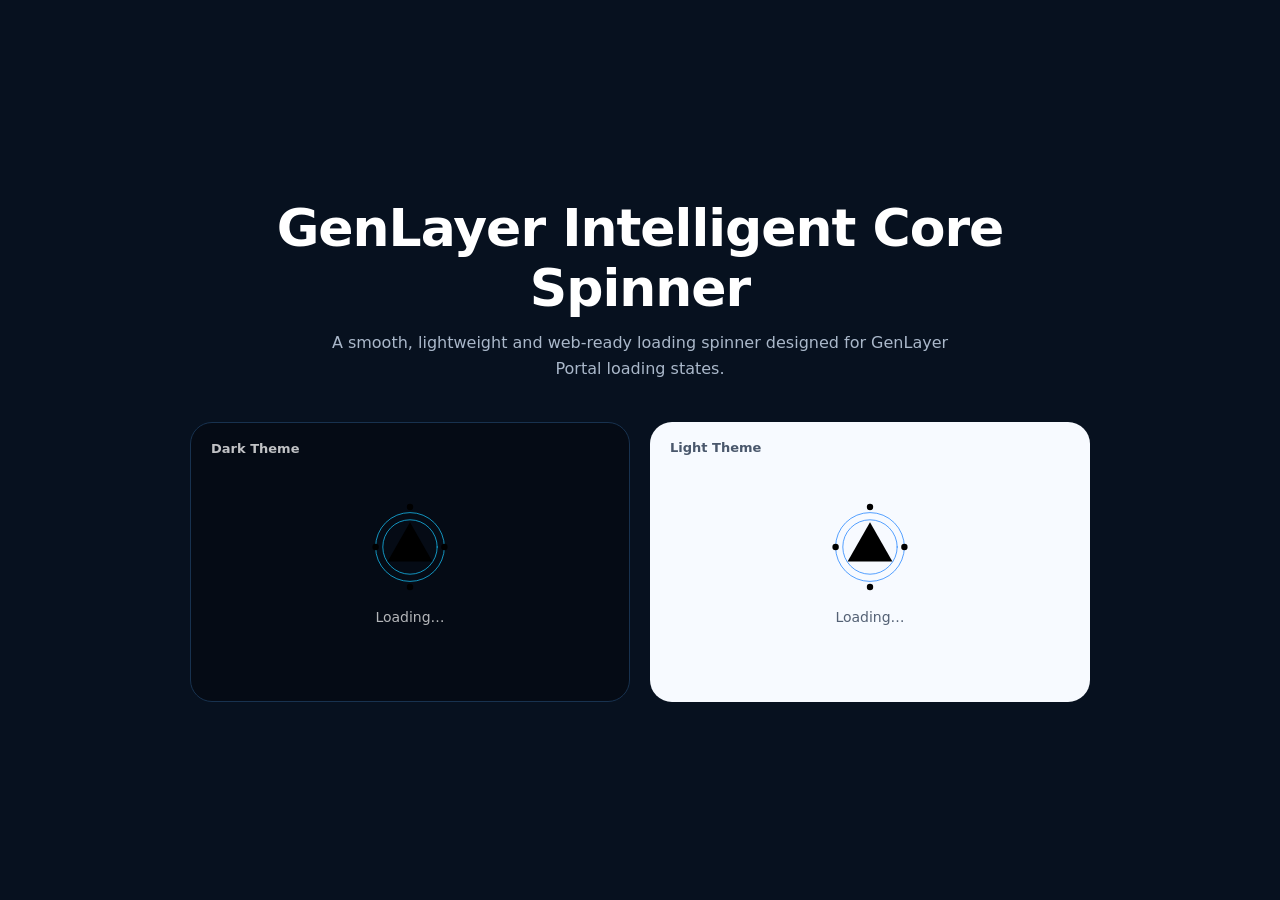
<file: index.html>
<!DOCTYPE html>
<html lang="en">
<head>
  <meta charset="UTF-8">
  <meta name="viewport" content="width=device-width, initial-scale=1.0">
  <meta name="theme-color" content="#07111f">
  <title>GenLayer Intelligent Core Spinner</title>

  <link rel="stylesheet" href="src/spinner.css">

  <style>
    * {
      box-sizing: border-box;
    }

    body {
      margin: 0;
      min-height: 100vh;
      font-family: Inter, system-ui, -apple-system, BlinkMacSystemFont, "Segoe UI", sans-serif;
      background: #07111f;
      color: #ffffff;
      display: grid;
      place-items: center;
      padding: 24px;
    }

    .demo {
      width: min(900px, 100%);
      text-align: center;
    }

    h1 {
      font-size: clamp(30px, 6vw, 52px);
      margin: 0 0 12px;
      letter-spacing: -1px;
    }

    .subtitle {
      color: #aab8ca;
      margin: 0 auto 40px;
      max-width: 650px;
      line-height: 1.6;
    }

    .cards {
      display: grid;
      grid-template-columns: repeat(2, 1fr);
      gap: 20px;
    }

    .card {
      min-height: 280px;
      border-radius: 22px;
      display: grid;
      place-items: center;
      position: relative;
      overflow: hidden;
    }

    .dark-card {
      background: #050b15;
      border: 1px solid #18324f;
    }

    .light-card {
      background: #f7faff;
      color: #10213b;
    }

    .label {
      position: absolute;
      top: 18px;
      left: 20px;
      font-size: 13px;
      font-weight: 700;
      opacity: .75;
    }

    .loader {
      display: grid;
      place-items: center;
      gap: 14px;
    }

    .large-spinner {
      width: 96px;
      height: 96px;
    }

    .loading-text {
      font-size: 14px;
      opacity: .7;
    }

    @media (max-width: 650px) {
      .cards {
        grid-template-columns: 1fr;
      }

      .card {
        min-height: 240px;
      }
    }
  </style>
</head>

<body>

  <main class="demo">

    <h1>GenLayer Intelligent Core Spinner</h1>

    <p class="subtitle">
      A smooth, lightweight and web-ready loading spinner designed
      for GenLayer Portal loading states.
    </p>

    <div class="cards">

      <!-- Dark Theme -->
      <section class="card dark-card">
        <span class="label">Dark Theme</span>

        <div class="loader">

          <svg
            class="gl-spinner gl-spinner--dark large-spinner"
            viewBox="0 0 120 120"
            role="img"
            aria-label="Loading"
          >

            <defs>
              <linearGradient id="darkGradient" x1="0%" y1="0%" x2="100%" y2="100%">
                <stop offset="0%" stop-color="#18B6FF"/>
                <stop offset="55%" stop-color="#4D7CFF"/>
                <stop offset="100%" stop-color="#8B5CF6"/>
              </linearGradient>
            </defs>

            <circle
              class="gl-orbit gl-orbit-1"
              cx="60"
              cy="60"
              r="43"
            />

            <circle
              class="gl-orbit gl-orbit-2"
              cx="60"
              cy="60"
              r="34"
            />

            <g class="gl-nodes">
              <circle cx="60" cy="10" r="4"/>
              <circle cx="103" cy="60" r="4"/>
              <circle cx="60" cy="110" r="4"/>
              <circle cx="17" cy="60" r="4"/>
            </g>

            <g class="gl-core">
              <path d="M60 29 L88 78 H32 Z"/>
              <path d="M60 45 L69 62 H51 Z"/>
            </g>

          </svg>

          <span class="loading-text">Loading…</span>

        </div>
      </section>


      <!-- Light Theme -->
      <section class="card light-card">
        <span class="label">Light Theme</span>

        <div class="loader">

          <svg
            class="gl-spinner gl-spinner--light large-spinner"
            viewBox="0 0 120 120"
            role="img"
            aria-label="Loading"
          >

            <defs>
              <linearGradient id="lightGradient" x1="0%" y1="0%" x2="100%" y2="100%">
                <stop offset="0%" stop-color="#147CFF"/>
                <stop offset="55%" stop-color="#4D7CFF"/>
                <stop offset="100%" stop-color="#7C3AED"/>
              </linearGradient>
            </defs>

            <circle
              class="gl-orbit gl-orbit-1"
              cx="60"
              cy="60"
              r="43"
            />

            <circle
              class="gl-orbit gl-orbit-2"
              cx="60"
              cy="60"
              r="34"
            />

            <g class="gl-nodes">
              <circle cx="60" cy="10" r="4"/>
              <circle cx="103" cy="60" r="4"/>
              <circle cx="60" cy="110" r="4"/>
              <circle cx="17" cy="60" r="4"/>
            </g>

            <g class="gl-core">
              <path d="M60 29 L88 78 H32 Z"/>
              <path d="M60 45 L69 62 H51 Z"/>
            </g>

          </svg>

          <span class="loading-text">Loading…</span>

        </div>
      </section>

    </div>

  </main>

</body>
</html>
</file>
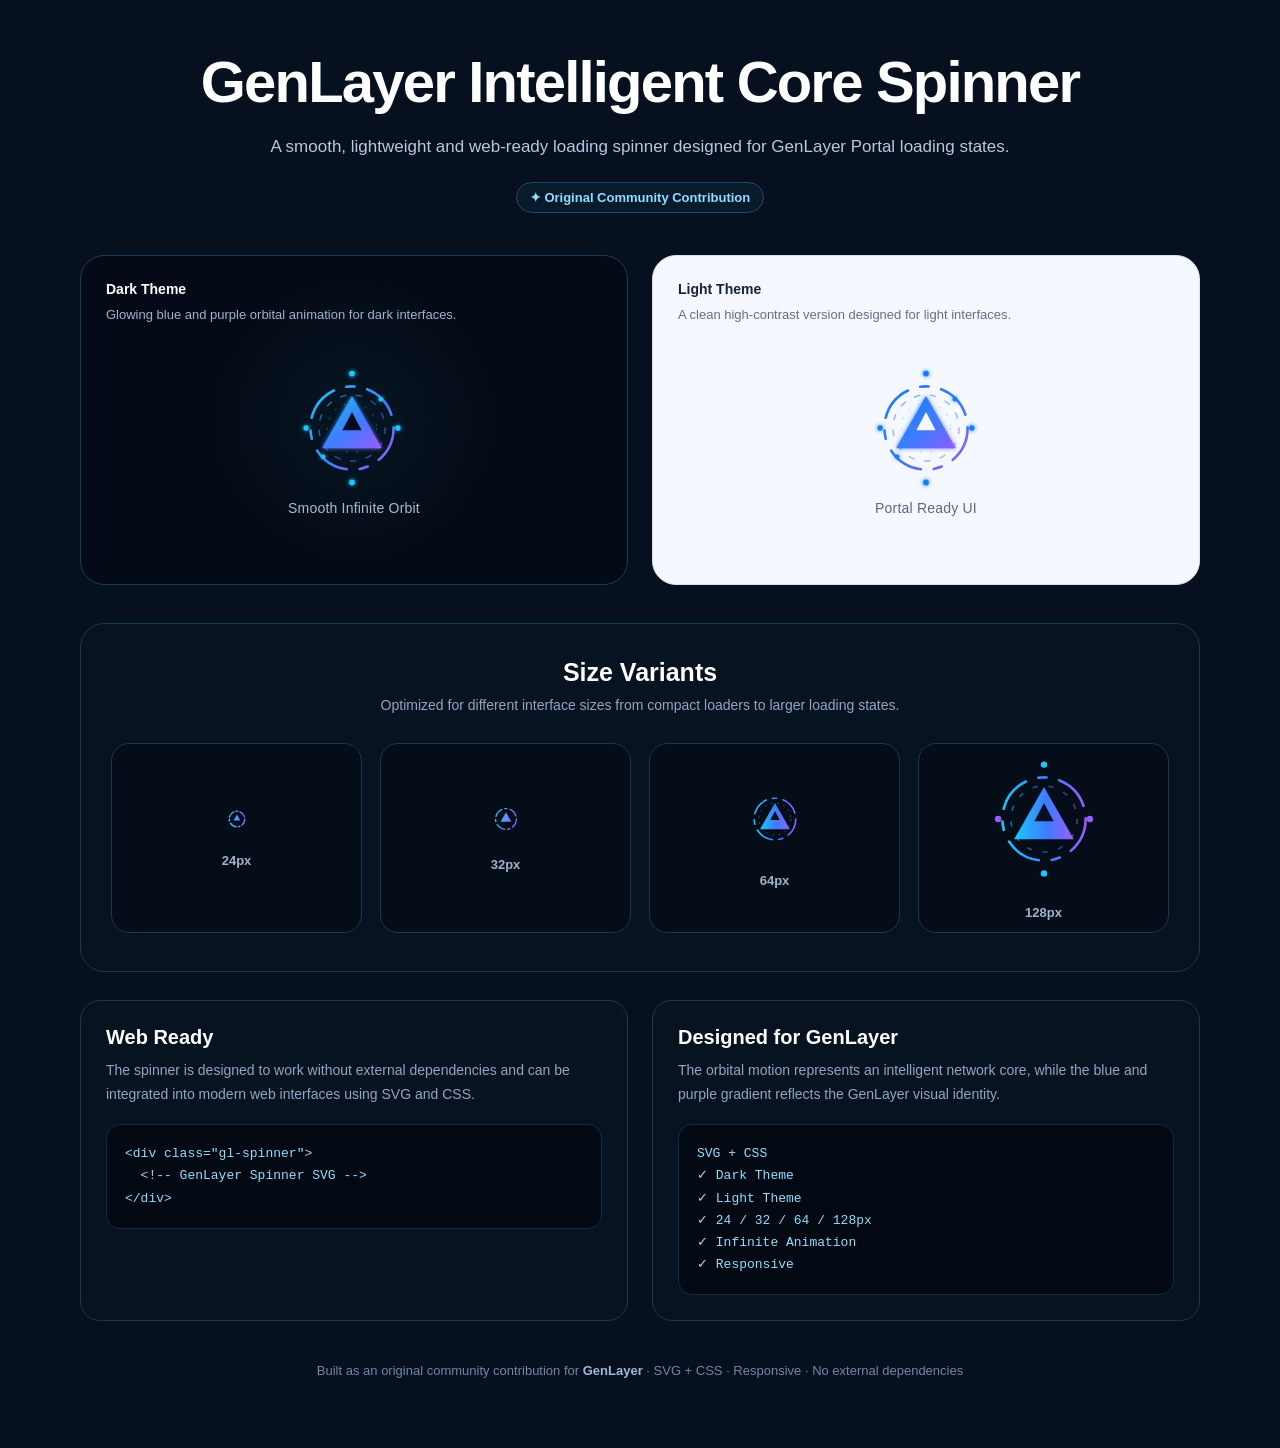
<file: demo/index.html>
<!DOCTYPE html>
<html lang="en">
<head>
  <meta charset="UTF-8">
  <meta name="viewport" content="width=device-width, initial-scale=1.0">

  <title>GenLayer Intelligent Core Spinner</title>

  <meta
    name="description"
    content="A smooth, lightweight and web-ready GenLayer loading spinner with dark, light and multiple size variants."
  >

  <link rel="stylesheet" href="../src/spinner.css">

  <style>
    :root {
      --bg: #06101f;
      --card: #050b16;
      --card-border: #193a5b;
      --text: #ffffff;
      --muted: #9fb3cf;
      --blue: #18c8ff;
      --purple: #9b5cff;
    }

    * {
      box-sizing: border-box;
    }

    body {
      margin: 0;
      min-height: 100vh;
      background: var(--bg);
      color: var(--text);
      font-family:
        Inter,
        -apple-system,
        BlinkMacSystemFont,
        "Segoe UI",
        Roboto,
        Arial,
        sans-serif;
    }

    .page {
      width: min(1120px, calc(100% - 40px));
      margin: 0 auto;
      padding: 52px 0 70px;
    }

    /* Header */

    .hero {
      text-align: center;
      margin-bottom: 42px;
    }

    .hero h1 {
      margin: 0;
      font-size: clamp(36px, 5vw, 58px);
      line-height: 1.05;
      font-weight: 800;
      letter-spacing: -1.8px;
    }

    .hero p {
      max-width: 760px;
      margin: 20px auto 0;
      color: #b6c8df;
      font-size: 17px;
      line-height: 1.7;
    }

    .badge {
      display: inline-flex;
      align-items: center;
      gap: 8px;
      margin-top: 20px;
      padding: 7px 13px;
      border: 1px solid #21486d;
      border-radius: 999px;
      color: #8edfff;
      background: rgba(24, 200, 255, 0.06);
      font-size: 13px;
      font-weight: 600;
    }

    /* Main themes */

    .themes {
      display: grid;
      grid-template-columns: repeat(2, minmax(0, 1fr));
      gap: 24px;
    }

    .theme-card {
      min-height: 330px;
      padding: 25px;
      border-radius: 24px;
      border: 1px solid var(--card-border);
      display: flex;
      flex-direction: column;
    }

    .theme-card.dark {
      background:
        radial-gradient(
          circle at 50% 50%,
          rgba(24, 200, 255, 0.06),
          transparent 45%
        ),
        var(--card);
    }

    .theme-card.light {
      background: #f5f8ff;
      color: #14233a;
      border-color: #d8e1ef;
    }

    .theme-title {
      font-size: 14px;
      font-weight: 700;
      margin-bottom: 10px;
    }

    .theme-description {
      font-size: 13px;
      color: var(--muted);
      margin: 0;
    }

    .light .theme-description {
      color: #60708a;
    }

    .spinner-stage {
      flex: 1;
      min-height: 220px;
      display: flex;
      align-items: center;
      justify-content: center;
    }

    .loading-label {
      text-align: center;
      margin-top: 8px;
      color: #aabbd0;
      font-size: 14px;
      letter-spacing: 0.2px;
    }

    .light .loading-label {
      color: #596b83;
    }

    /* Size variants */

    .variants {
      margin-top: 38px;
      padding: 34px 30px 38px;
      border: 1px solid #183754;
      border-radius: 24px;
      background: #071321;
    }

    .section-title {
      text-align: center;
      margin: 0;
      font-size: 25px;
      font-weight: 750;
    }

    .section-description {
      text-align: center;
      margin: 10px auto 30px;
      color: #91a7c1;
      font-size: 14px;
    }

    .variant-grid {
      display: grid;
      grid-template-columns: repeat(4, 1fr);
      gap: 18px;
    }

    .variant {
      min-height: 190px;
      border-radius: 18px;
      border: 1px solid #183754;
      background: #050d18;
      display: flex;
      flex-direction: column;
      align-items: center;
      justify-content: center;
      gap: 22px;
      transition: transform 0.2s ease, border-color 0.2s ease;
    }

    .variant:hover {
      transform: translateY(-3px);
      border-color: #28618d;
    }

    .variant-name {
      color: #9fb3cc;
      font-size: 13px;
      font-weight: 600;
    }

    /* Integration */

    .integration {
      margin-top: 28px;
      display: grid;
      grid-template-columns: 1fr 1fr;
      gap: 24px;
    }

    .info-card {
      border: 1px solid #183754;
      border-radius: 20px;
      background: #071321;
      padding: 25px;
    }

    .info-card h2 {
      margin: 0 0 10px;
      font-size: 20px;
    }

    .info-card p {
      margin: 0;
      color: #91a7c1;
      font-size: 14px;
      line-height: 1.7;
    }

    .code-box {
      margin-top: 18px;
      padding: 18px;
      border-radius: 14px;
      background: #030913;
      border: 1px solid #142b42;
      overflow-x: auto;
    }

    .code-box code {
      color: #8edfff;
      font-family: Consolas, Monaco, monospace;
      font-size: 13px;
      line-height: 1.7;
      white-space: pre;
    }

    /* Footer */

    footer {
      text-align: center;
      margin-top: 42px;
      color: #7188a5;
      font-size: 13px;
    }

    footer strong {
      color: #9fb9d6;
    }

    /* Responsive */

    @media (max-width: 800px) {
      .themes,
      .integration {
        grid-template-columns: 1fr;
      }

      .variant-grid {
        grid-template-columns: repeat(2, 1fr);
      }

      .page {
        width: min(100% - 24px, 700px);
        padding-top: 35px;
      }
    }

    @media (max-width: 480px) {
      .hero h1 {
        font-size: 34px;
      }

      .hero p {
        font-size: 15px;
      }

      .theme-card {
        min-height: 290px;
      }

      .variant-grid {
        grid-template-columns: 1fr 1fr;
        gap: 10px;
      }

      .variants {
        padding: 25px 15px;
      }
    }
  </style>
</head>

<body>

  <main class="page">

    <!-- HERO -->

    <header class="hero">

      <h1>GenLayer Intelligent Core Spinner</h1>

      <p>
        A smooth, lightweight and web-ready loading spinner designed
        for GenLayer Portal loading states.
      </p>

      <div class="badge">
        ✦ Original Community Contribution
      </div>

    </header>


    <!-- DARK + LIGHT THEMES -->

    <section class="themes">

      <!-- DARK -->

      <article class="theme-card dark">

        <div class="theme-title">
          Dark Theme
        </div>

        <p class="theme-description">
          Glowing blue and purple orbital animation for dark interfaces.
        </p>

        <div class="spinner-stage">

          <div style="text-align:center;">

            <svg
              class="gl-spinner gl-spinner--dark"
              width="128"
              height="128"
              viewBox="0 0 120 120"
              role="img"
              aria-label="GenLayer dark theme loading spinner"
            >

              <defs>

                <linearGradient
                  id="darkGradient"
                  x1="0"
                  y1="0"
                  x2="1"
                  y2="1"
                >
                  <stop offset="0%" stop-color="#18C8FF"/>
                  <stop offset="55%" stop-color="#3E7BFF"/>
                  <stop offset="100%" stop-color="#9B5CFF"/>
                </linearGradient>

                <filter
                  id="darkGlow"
                  x="-80%"
                  y="-80%"
                  width="260%"
                  height="260%"
                >
                  <feGaussianBlur
                    stdDeviation="2.2"
                    result="blur"
                  />

                  <feMerge>
                    <feMergeNode in="blur"/>
                    <feMergeNode in="SourceGraphic"/>
                  </feMerge>

                </filter>

              </defs>


              <!-- Orbit -->

              <g
                class="gl-orbit-system"
                style="transform-origin:60px 60px;"
              >

                <circle
                  cx="60"
                  cy="60"
                  r="39"
                  fill="none"
                  stroke="url(#darkGradient)"
                  stroke-width="2.4"
                  stroke-linecap="round"
                  stroke-dasharray="34 12 8 12"
                  style="
                    animation: gl-orbit 1.8s linear infinite;
                    transform-origin:60px 60px;
                  "
                />

                <circle
                  cx="60"
                  cy="60"
                  r="31"
                  fill="none"
                  stroke="url(#darkGradient)"
                  stroke-width="1.4"
                  stroke-linecap="round"
                  stroke-dasharray="5 10"
                  opacity=".55"
                  style="
                    animation: gl-orbit-reverse 2.43s linear infinite;
                    transform-origin:60px 60px;
                  "
                />

                <circle
                  cx="60"
                  cy="60"
                  r="23"
                  fill="none"
                  stroke="#18C8FF"
                  stroke-width="1"
                  opacity=".35"
                  stroke-dasharray="2 8"
                />

              </g>


              <!-- Nodes -->

              <g
                fill="#18C8FF"
                filter="url(#darkGlow)"
                style="
                  animation: gl-nodes 1.98s ease-in-out infinite;
                  transform-origin:60px 60px;
                "
              >

                <circle cx="60" cy="9" r="2.7"/>
                <circle cx="103" cy="60" r="2.5"/>
                <circle cx="60" cy="111" r="2.7"/>
                <circle cx="17" cy="60" r="2.5"/>
                <circle cx="87" cy="33" r="2.1"/>
                <circle cx="33" cy="87" r="2.1"/>

              </g>


              <!-- GenLayer Core -->

              <g
                filter="url(#darkGlow)"
                style="
                  animation: gl-core-pulse 1.5s ease-in-out infinite;
                  transform-origin:60px 60px;
                "
              >

                <path
                  d="M60 30 L88 79 H32 Z"
                  fill="url(#darkGradient)"
                />

                <path
                  d="M60 45 L69 62 H51 Z"
                  fill="#06101f"
                />

              </g>

            </svg>

            <div class="loading-label">
              Smooth Infinite Orbit
            </div>

          </div>

        </div>

      </article>


      <!-- LIGHT -->

      <article class="theme-card light">

        <div class="theme-title">
          Light Theme
        </div>

        <p class="theme-description">
          A clean high-contrast version designed for light interfaces.
        </p>

        <div class="spinner-stage">

          <div style="text-align:center;">

            <svg
              class="gl-spinner gl-spinner--light"
              width="128"
              height="128"
              viewBox="0 0 120 120"
              role="img"
              aria-label="GenLayer light theme loading spinner"
            >

              <defs>

                <linearGradient
                  id="lightGradient"
                  x1="0"
                  y1="0"
                  x2="1"
                  y2="1"
                >
                  <stop offset="0%" stop-color="#147CFF"/>
                  <stop offset="55%" stop-color="#3E7BFF"/>
                  <stop offset="100%" stop-color="#8B5CFF"/>
                </linearGradient>

                <filter
                  id="lightGlow"
                  x="-80%"
                  y="-80%"
                  width="260%"
                  height="260%"
                >

                  <feGaussianBlur
                    stdDeviation="2"
                    result="blur"
                  />

                  <feMerge>
                    <feMergeNode in="blur"/>
                    <feMergeNode in="SourceGraphic"/>
                  </feMerge>

                </filter>

              </defs>


              <g>

                <circle
                  cx="60"
                  cy="60"
                  r="39"
                  fill="none"
                  stroke="url(#lightGradient)"
                  stroke-width="2.4"
                  stroke-linecap="round"
                  stroke-dasharray="34 12 8 12"
                  style="
                    animation: gl-orbit 1.8s linear infinite;
                    transform-origin:60px 60px;
                  "
                />

                <circle
                  cx="60"
                  cy="60"
                  r="31"
                  fill="none"
                  stroke="url(#lightGradient)"
                  stroke-width="1.4"
                  stroke-linecap="round"
                  stroke-dasharray="5 10"
                  opacity=".5"
                  style="
                    animation: gl-orbit-reverse 2.43s linear infinite;
                    transform-origin:60px 60px;
                  "
                />

                <circle
                  cx="60"
                  cy="60"
                  r="23"
                  fill="none"
                  stroke="#147CFF"
                  stroke-width="1"
                  opacity=".25"
                  stroke-dasharray="2 8"
                />

              </g>


              <g
                fill="#147CFF"
                filter="url(#lightGlow)"
                style="
                  animation: gl-nodes 1.98s ease-in-out infinite;
                  transform-origin:60px 60px;
                "
              >

                <circle cx="60" cy="9" r="2.7"/>
                <circle cx="103" cy="60" r="2.5"/>
                <circle cx="60" cy="111" r="2.7"/>
                <circle cx="17" cy="60" r="2.5"/>
                <circle cx="87" cy="33" r="2.1"/>
                <circle cx="33" cy="87" r="2.1"/>

              </g>


              <g
                filter="url(#lightGlow)"
                style="
                  animation: gl-core-pulse 1.5s ease-in-out infinite;
                  transform-origin:60px 60px;
                "
              >

                <path
                  d="M60 30 L88 79 H32 Z"
                  fill="url(#lightGradient)"
                />

                <path
                  d="M60 45 L69 62 H51 Z"
                  fill="#F5F8FF"
                />

              </g>

            </svg>

            <div class="loading-label">
              Portal Ready UI
            </div>

          </div>

        </div>

      </article>

    </section>


    <!-- SIZE VARIANTS -->

    <section class="variants">

      <h2 class="section-title">
        Size Variants
      </h2>

      <p class="section-description">
        Optimized for different interface sizes from compact loaders
        to larger loading states.
      </p>


      <div class="variant-grid">


        <!-- 24px -->

        <div class="variant">

          <svg
            width="24"
            height="24"
            viewBox="0 0 120 120"
            aria-label="24px spinner"
          >

            <defs>
              <linearGradient id="g24">
                <stop offset="0%" stop-color="#18C8FF"/>
                <stop offset="100%" stop-color="#9B5CFF"/>
              </linearGradient>
            </defs>

            <circle
              cx="60"
              cy="60"
              r="39"
              fill="none"
              stroke="url(#g24)"
              stroke-width="7"
              stroke-linecap="round"
              stroke-dasharray="34 12 8 12"
              style="
                animation: gl-orbit 1.8s linear infinite;
                transform-origin:60px 60px;
              "
            />

            <path
              d="M60 38 L77 68 H43 Z"
              fill="url(#g24)"
              style="
                animation: gl-core-pulse 1.5s ease-in-out infinite;
                transform-origin:60px 60px;
              "
            />

          </svg>

          <div class="variant-name">24px</div>

        </div>


        <!-- 32px -->

        <div class="variant">

          <svg
            width="32"
            height="32"
            viewBox="0 0 120 120"
            aria-label="32px spinner"
          >

            <defs>
              <linearGradient id="g32">
                <stop offset="0%" stop-color="#18C8FF"/>
                <stop offset="100%" stop-color="#9B5CFF"/>
              </linearGradient>
            </defs>

            <circle
              cx="60"
              cy="60"
              r="39"
              fill="none"
              stroke="url(#g32)"
              stroke-width="5"
              stroke-linecap="round"
              stroke-dasharray="34 12 8 12"
              style="
                animation: gl-orbit 1.8s linear infinite;
                transform-origin:60px 60px;
              "
            />

            <path
              d="M60 35 L80 70 H40 Z"
              fill="url(#g32)"
              style="
                animation: gl-core-pulse 1.5s ease-in-out infinite;
                transform-origin:60px 60px;
              "
            />

          </svg>

          <div class="variant-name">32px</div>

        </div>


        <!-- 64px -->

        <div class="variant">

          <svg
            width="64"
            height="64"
            viewBox="0 0 120 120"
            aria-label="64px spinner"
          >

            <defs>
              <linearGradient id="g64">
                <stop offset="0%" stop-color="#18C8FF"/>
                <stop offset="55%" stop-color="#3E7BFF"/>
                <stop offset="100%" stop-color="#9B5CFF"/>
              </linearGradient>
            </defs>

            <circle
              cx="60"
              cy="60"
              r="39"
              fill="none"
              stroke="url(#g64)"
              stroke-width="3"
              stroke-linecap="round"
              stroke-dasharray="34 12 8 12"
              style="
                animation: gl-orbit 1.8s linear infinite;
                transform-origin:60px 60px;
              "
            />

            <circle
              cx="60"
              cy="60"
              r="30"
              fill="none"
              stroke="#18C8FF"
              stroke-width="1.5"
              opacity=".55"
              stroke-dasharray="4 8"
              style="
                animation: gl-orbit-reverse 2.43s linear infinite;
                transform-origin:60px 60px;
              "
            />

            <path
              d="M60 30 L88 79 H32 Z"
              fill="url(#g64)"
              style="
                animation: gl-core-pulse 1.5s ease-in-out infinite;
                transform-origin:60px 60px;
              "
            />

            <path
              d="M60 45 L69 62 H51 Z"
              fill="#06101f"
            />

          </svg>

          <div class="variant-name">64px</div>

        </div>


        <!-- 128px -->

        <div class="variant">

          <svg
            width="128"
            height="128"
            viewBox="0 0 120 120"
            aria-label="128px spinner"
          >

            <defs>
              <linearGradient id="g128">
                <stop offset="0%" stop-color="#18C8FF"/>
                <stop offset="55%" stop-color="#3E7BFF"/>
                <stop offset="100%" stop-color="#9B5CFF"/>
              </linearGradient>
            </defs>

            <circle
              cx="60"
              cy="60"
              r="39"
              fill="none"
              stroke="url(#g128)"
              stroke-width="2.4"
              stroke-linecap="round"
              stroke-dasharray="34 12 8 12"
              style="
                animation: gl-orbit 1.8s linear infinite;
                transform-origin:60px 60px;
              "
            />

            <circle
              cx="60"
              cy="60"
              r="31"
              fill="none"
              stroke="url(#g128)"
              stroke-width="1.4"
              opacity=".55"
              stroke-dasharray="5 10"
              style="
                animation: gl-orbit-reverse 2.43s linear infinite;
                transform-origin:60px 60px;
              "
            />

            <circle
              cx="60"
              cy="9"
              r="3"
              fill="#18C8FF"
            />

            <circle
              cx="103"
              cy="60"
              r="3"
              fill="#9B5CFF"
            />

            <circle
              cx="60"
              cy="111"
              r="3"
              fill="#18C8FF"
            />

            <circle
              cx="17"
              cy="60"
              r="3"
              fill="#9B5CFF"
            />

            <path
              d="M60 30 L88 79 H32 Z"
              fill="url(#g128)"
              style="
                animation: gl-core-pulse 1.5s ease-in-out infinite;
                transform-origin:60px 60px;
              "
            />

            <path
              d="M60 45 L69 62 H51 Z"
              fill="#06101f"
            />

          </svg>

          <div class="variant-name">128px</div>

        </div>

      </div>

    </section>


    <!-- INTEGRATION INFORMATION -->

    <section class="integration">

      <article class="info-card">

        <h2>Web Ready</h2>

        <p>
          The spinner is designed to work without external dependencies
          and can be integrated into modern web interfaces using SVG and CSS.
        </p>

        <div class="code-box">

<code>&lt;div class="gl-spinner"&gt;
  &lt;!-- GenLayer Spinner SVG --&gt;
&lt;/div&gt;</code>

        </div>

      </article>


      <article class="info-card">

        <h2>Designed for GenLayer</h2>

        <p>
          The orbital motion represents an intelligent network core,
          while the blue and purple gradient reflects the GenLayer visual
          identity.
        </p>

        <div class="code-box">

<code>SVG + CSS
✓ Dark Theme
✓ Light Theme
✓ 24 / 32 / 64 / 128px
✓ Infinite Animation
✓ Responsive</code>

        </div>

      </article>

    </section>


    <!-- FOOTER -->

    <footer>

      Built as an original community contribution for
      <strong>GenLayer</strong>
      · SVG + CSS
      · Responsive
      · No external dependencies

    </footer>

  </main>


  <!-- Reduced motion support -->

  <style>

    @media (prefers-reduced-motion: reduce) {

      svg circle,
      svg path,
      svg g {
        animation: none !important;
      }

    }

  </style>

</body>
</html>
</file>
<file: src/spinner.css>
/* =========================================================
   GenLayer Intelligent Core Spinner
   Original community contribution
   SVG + CSS
   ========================================================= */


.gl-spinner {
  display: block;
  overflow: visible;

  --gl-accent: #18c8ff;
  --gl-accent-2: #9b5cff;
  --gl-background: #07111f;

  transform-origin: center;
}


/* =========================================================
   ORBITAL SYSTEM
   ========================================================= */

.gl-orbit {
  fill: none;

  stroke: var(--gl-accent);

  stroke-linecap: round;

  transform-box: fill-box;
  transform-origin: center;

  opacity: 0.9;
}


/* Main orbit */

.gl-orbit-a {
  stroke-width: 2.5;

  stroke-dasharray: 34 12 8 12;

  animation:
    gl-orbit-forward 1.8s linear infinite;
}


/* Secondary orbit */

.gl-orbit-b {
  stroke-width: 1.6;

  stroke: var(--gl-accent-2);

  stroke-dasharray: 5 10;

  opacity: 0.65;

  animation:
    gl-orbit-reverse 2.45s linear infinite;
}


/* Inner orbit */

.gl-orbit-c {
  stroke-width: 1.2;

  stroke: var(--gl-accent);

  stroke-dasharray: 12 8;

  opacity: 0.45;

  animation:
    gl-orbit-forward 3s linear infinite;
}


/* =========================================================
   ORBITAL PARTICLES
   ========================================================= */

.gl-particles {
  fill: var(--gl-accent);

  filter:
    drop-shadow(0 0 3px var(--gl-accent))
    drop-shadow(0 0 5px rgba(24, 200, 255, 0.35));

  transform-box: fill-box;
  transform-origin: center;

  animation:
    gl-particles 2s ease-in-out infinite;
}


/* Purple particles */

.gl-particles circle:nth-child(5),
.gl-particles circle:nth-child(6) {
  fill: var(--gl-accent-2);
}


/* =========================================================
   CENTRAL INTELLIGENT CORE
   ========================================================= */

.gl-core {
  transform-box: fill-box;
  transform-origin: center;

  animation:
    gl-core-pulse 1.6s ease-in-out infinite;
}


/* Main GenLayer-inspired triangle */

.gl-core-shape {
  fill: var(--gl-accent);

  filter:
    drop-shadow(0 0 4px var(--gl-accent))
    drop-shadow(0 0 8px rgba(62, 123, 255, 0.35));
}


/* Inner triangle cut */

.gl-core-cut {
  fill: var(--gl-background);
}


/* =========================================================
   DARK THEME
   ========================================================= */

.dark-card .gl-spinner {

  --gl-accent: #18c8ff;

  --gl-accent-2: #9b5cff;

  --gl-background: #050b15;
}


/* =========================================================
   LIGHT THEME
   ========================================================= */

.light-card .gl-spinner {

  --gl-accent: #147cff;

  --gl-accent-2: #7b5cff;

  --gl-background: #f5f8ff;
}


/* =========================================================
   ANIMATIONS
   ========================================================= */

@keyframes gl-orbit-forward {

  from {
    transform: rotate(0deg);
  }

  to {
    transform: rotate(360deg);
  }

}


@keyframes gl-orbit-reverse {

  from {
    transform: rotate(360deg);
  }

  to {
    transform: rotate(0deg);
  }

}


@keyframes gl-particles {

  0%,
  100% {
    transform: rotate(0deg) scale(1);
  }

  50% {
    transform: rotate(180deg) scale(1.04);
  }

}


@keyframes gl-core-pulse {

  0%,
  100% {
    transform: scale(0.94);
    opacity: 0.88;
  }

  50% {
    transform: scale(1);
    opacity: 1;
  }

}


/* =========================================================
   ACCESSIBILITY
   ========================================================= */

@media (prefers-reduced-motion: reduce) {

  .gl-orbit-a,
  .gl-orbit-b,
  .gl-orbit-c,
  .gl-particles,
  .gl-core {
    animation: none;
  }

}


/* =========================================================
   STANDALONE SPINNER SIZE SUPPORT
   ========================================================= */

.gl-spinner[width="24"],
.gl-spinner[height="24"] {
  width: 24px;
  height: 24px;
}


.gl-spinner[width="32"],
.gl-spinner[height="32"] {
  width: 32px;
  height: 32px;
}


.gl-spinner[width="64"],
.gl-spinner[height="64"] {
  width: 64px;
  height: 64px;
}


.gl-spinner[width="128"],
.gl-spinner[height="128"] {
  width: 128px;
  height: 128px;
}
</file>
